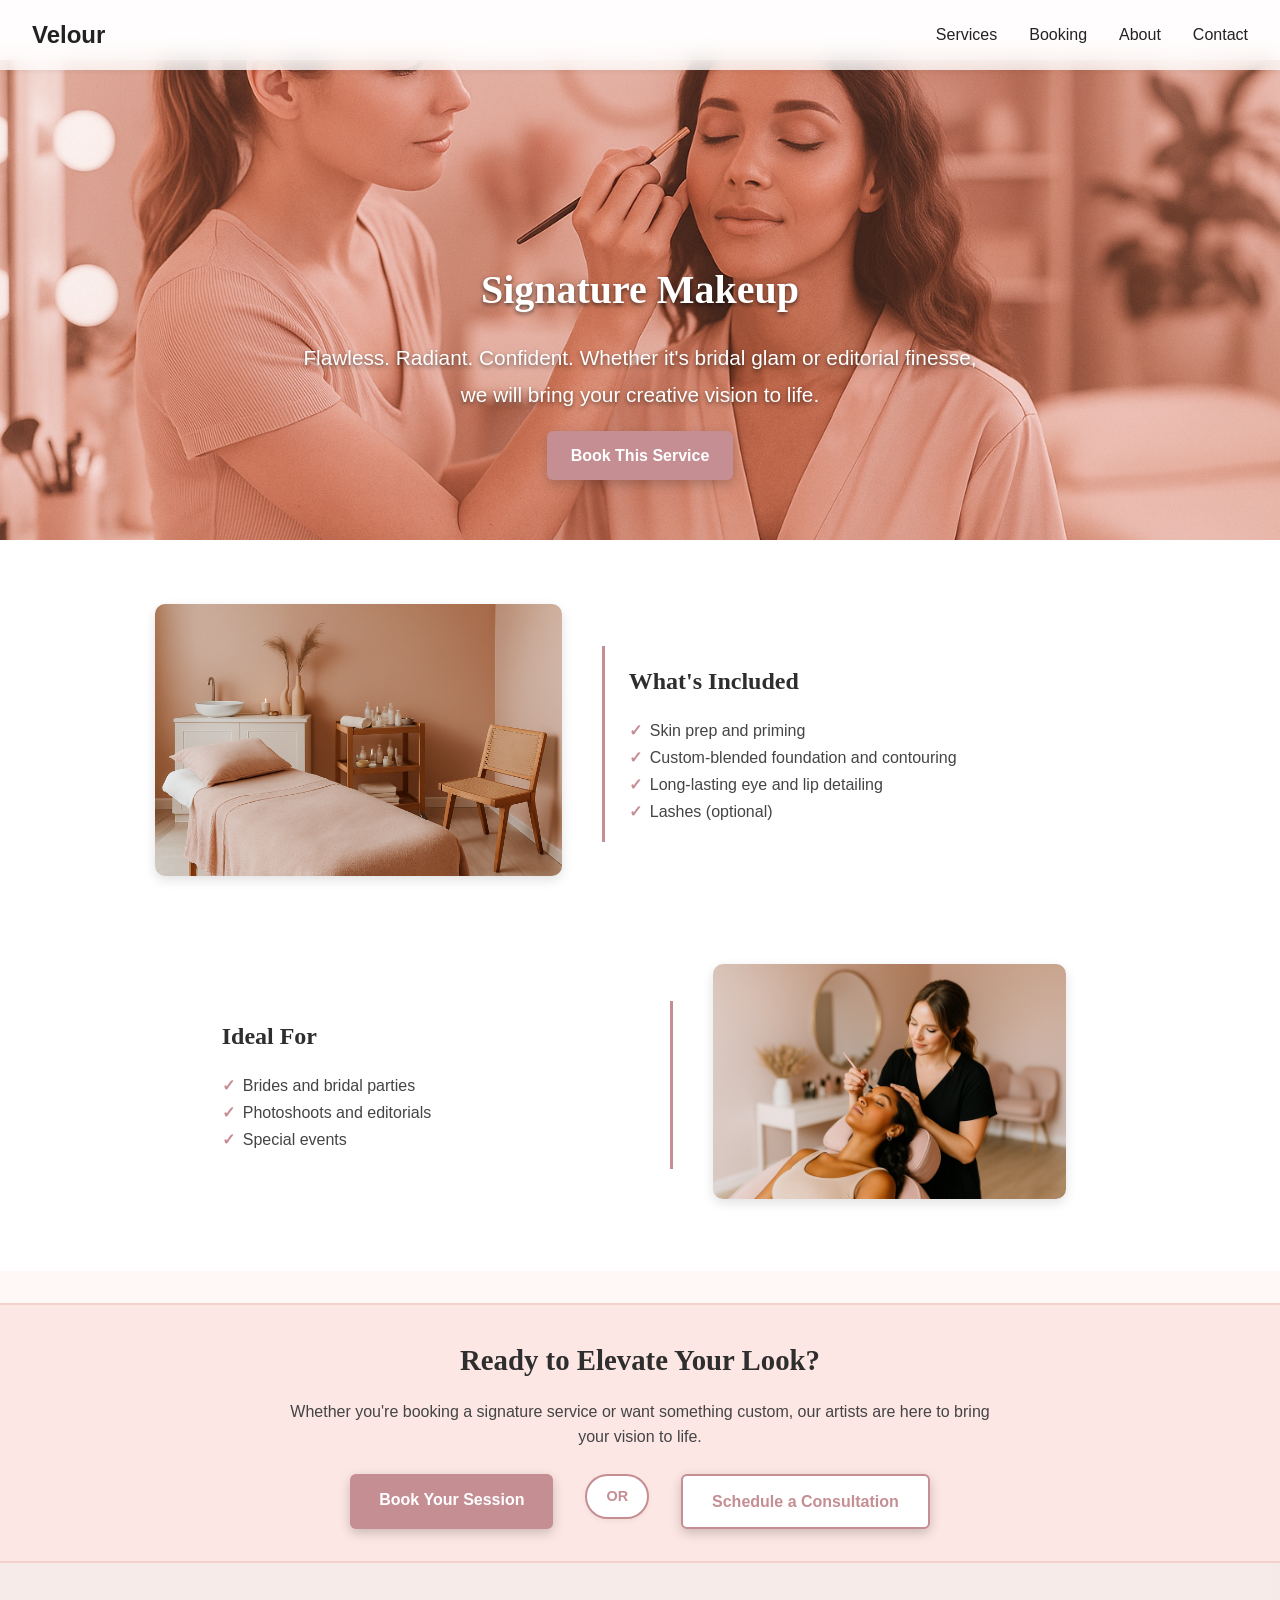
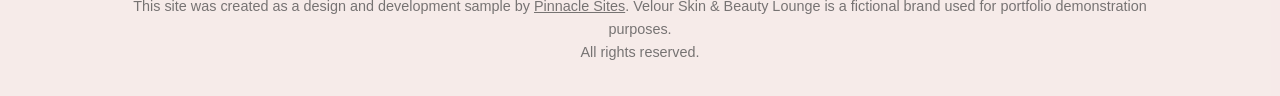
<file: signature-makeup.html>
<!DOCTYPE html>
<html lang="en">
<head>
  <meta charset="UTF-8" />
  <meta name="viewport" content="width=device-width, initial-scale=1.0" />
  <title>Signature Makeup | Velour</title>
  <link rel="stylesheet" href="/style.css" />
  <link rel="stylesheet" href="/signature-makeup.css" />
</head>
<body>

  <div id="loading-curtain">
  <div class="logo-wrapper">
    <div class="line"></div>
    <div class="logo-text">VELOUR</div>
    <div class="line"></div>
  </div>
</div>

  <header class="navbar">
    <div class="container">
      <a href="/index.html" class="logo">Velour</a>
      <nav class="nav-links">
        <a href="/index.html#services">Services</a>
        <a href="/index.html#booking">Booking</a>
        <a href="/index.html#about">About</a>
        <a href="/index.html#contact">Contact</a>
      </nav>
    </div>
  </header>

  <section class="hero" style="padding: 200px 10% 60px; background-color: #fff8f6; text-align: center;">
    <h1 class="section-title">Signature Makeup</h1>
    <p style="max-width: 700px; margin: 1rem auto; font-size: 1.3rem;">
Flawless. Radiant. Confident. Whether it's bridal glam or editorial finesse, we will bring your creative vision to life.    </p>
    <a href="/index.html#booking" class="btn">Book This Service</a>
  </section>

<section id="makeup-details">
  <div class="service-info-stack">

    <!-- Block 1 -->
    <div class="service-info-block">
      <div class="service-info-image">
        <img src="images/skincare.png" alt="Signature Makeup Tools">
      </div>
      <div class="service-info-text">
        <h2>What's Included</h2>
        <ul>
          <li>Skin prep and priming</li>
          <li>Custom-blended foundation and contouring</li>
          <li>Long-lasting eye and lip detailing</li>
          <li>Lashes (optional)</li>
        </ul>
      </div>
    </div>

    <!-- Block 2 -->
    <div class="service-info-block">
      <div class="service-info-image">
        <img src="images/makeup.png" alt="Makeup Session">
      </div>
      <div class="service-info-text">
        <h2>Ideal For</h2>
        <ul>
          <li>Brides and bridal parties</li>
          <li>Photoshoots and editorials</li>
          <li>Special events</li>
        </ul>
      </div>
    </div>

  </div>
</section>
<section class="cta-bar">
  <div class="cta-content">
    <h2>Ready to Elevate Your Look?</h2>
    <p>
      Whether you're booking a signature service or want something custom, our artists are here to bring your vision to life.
    </p>
    <div class="cta-buttons">
      <a href="#booking" class="btn">Book Your Session</a>
      <span class="cta-or">OR</span>
      <a href="#booking" class="btn btn-outline">Schedule a Consultation</a>
    </div>
  </div>
</section>


  <footer style="text-align: center; padding: 2rem 10%; background-color: #f4e8e7;">
    <p style="font-size: 0.9rem; opacity: 0.8;">
      This site was created as a design and development sample by <a href="https://pinnaclesites.com" target="_blank" style="text-decoration: underline; color: inherit;">Pinnacle Sites</a>. Velour Skin & Beauty Lounge is a fictional brand used for portfolio demonstration purposes.<br>
      All rights reserved.
    </p>
  </footer>

<script>
  window.addEventListener("load", function () {
    const curtain = document.getElementById("loading-curtain");
    setTimeout(() => {
      curtain.style.opacity = "0";
      setTimeout(() => {
        curtain.style.display = "none";
      }, 600); // matches the transition
    }, 1200); // 1.2s delay before fade starts
  });
</script>

</body>
</html>
</file>
<file: style.css>
/* Base Reset */
* {
  margin: 0;
  padding: 0;
  box-sizing: border-box;
}

/* Global Styles */
body {
  font-family: 'Open Sans', sans-serif;
  color: #2e2e2e;
  background-color: #fff8f6;
  line-height: 1.6;
}

h1, h2, h3 {
  font-family: 'Playfair Display', serif;
}

/* Translucent Navbar */
.navbar {
  position: fixed;
  top: 0;
  left: 0;
  width: 100%;
  background: rgba(255, 255, 255, 0.75);
  backdrop-filter: blur(10px);
  display: flex;
  align-items: center;
  padding: 1rem 2rem;
  z-index: 1000;
  box-shadow: 0 2px 4px rgba(0, 0, 0, 0.05);
}

.navbar .container {
  display: flex;
  justify-content: space-between;
  align-items: center;
  width: 100%;
}

.logo {
  font-size: 1.5rem;
  font-weight: 700;
  color: #222;
  text-decoration: none;
}

.nav-links {
  display: flex;
  gap: 2rem;
}

.nav-links a {
  color: #222;
  text-decoration: none;
  font-weight: 500;
  transition: color 0.3s ease;
}

.nav-links a:hover {
  color: #9b59b6;
}

/* Hamburger (Mobile) */
.hamburger {
  display: none;
  font-size: 1.5rem;
  cursor: pointer;
  color: #222;
}

/* Hero Section */
/* HERO SLIDESHOW */
.hero {
  position: relative;
  padding: 290px 10% 80px;
  text-align: center;
  color: #fff;
  margin-top: 60px; /* offset fixed navbar */
  background-size: cover;
  background-position: center;
  background-repeat: no-repeat;
  transition: background-image 0s, opacity 0.6s ease-in-out;
  opacity: 1;
}

.hero.fade-out {
  opacity: 0;
}

.dots {
  position: absolute;
  bottom: 20px;
  left: 50%;
  transform: translateX(-50%);
  display: flex;
  gap: 8px;
}
.dot {
  width: 12px;
  height: 12px;
  border-radius: 50%;
  background: rgba(255, 255, 255, 0.5);
  cursor: pointer;
  transition: background 0.3s;
}
.dot.active {
  background: #fff;
}

.hero h2 {
  font-size: 3rem;
  margin-bottom: 10px;
}

.hero p {
  font-size: 1.25rem;
  margin-bottom: 30px;
}

.btn {
  background-color: #c58e93;
  color: #fff;
  padding: 12px 24px;
  text-decoration: none;
  border-radius: 5px;
  font-weight: bold;
}
.fade-overlay {
  position: absolute;
  top: 0;
  left: 0;
  width: 100%;
  height: 100%;
  background-color: #f8d8ce; /* soft pink */
  opacity: 0;
  transition: opacity 0.6s ease-in-out;
  pointer-events: none;
  z-index: 1;
}

.hero.fade-out .fade-overlay {
  opacity: 1;
}



/* “What We Do” Section */
#services {
  padding: 80px 10%;
  background-color: #fff8f6;
  text-align: center;
}

#services .section-title {
  font-family: 'Playfair Display', serif;
  font-size: 2.5rem;
  margin-bottom: 40px;
  color: #2e2e2e;
}

/* Card Container */
.service-cards {
  display: flex;
  gap: 24px;
  flex-wrap: wrap;
  justify-content: center;
}

/* Individual Card */
.service-card {
  position: relative;
  flex: 1 1 280px;
  max-width: 320px;
  height: 320px;
  background-size: cover;
  background-position: center;
  border-radius: 12px;
  overflow: hidden;
  cursor: pointer;
  transition: transform 0.3s ease;
}
.service-card:hover {
  transform: translateY(-6px) scale(1.03);
}

/* Overlay with Title + Hidden Detail */
.service-overlay {
  position: absolute;
  top: 0;
  left: 0;
  width: 100%;
  height: 100%;
  background: rgba(0,0,0,0.4);
  color: #fff;
  display: flex;
  flex-direction: column;
  justify-content: center;
  align-items: center;
  padding: 16px;
  text-align: center;
  transition: background 0.3s ease;
}
.service-overlay h3 {
  font-size: 1.5rem;
  margin-bottom: 12px;
}
.service-overlay .service-detail {
  max-height: 0;
  opacity: 0;
  transition: max-height 0.4s ease, opacity 0.4s ease;
  overflow: hidden;
}

/* On hover or focus reveal the detail */
.service-card:hover .service-overlay,
.service-card:focus .service-overlay {
  background: rgba(0,0,0,0.6);
}
.service-card:hover .service-overlay .service-detail,
.service-card:focus .service-overlay .service-detail {
  max-height: 100px;
  opacity: 1;
}

/* Responsive tweaks */
@media (max-width: 768px) {
  .service-cards {
    flex-direction: column;
    gap: 20px;
  }
}

/* Testimonials */
/* Testimonials Section */
#testimonials {
  padding: 80px 10%;
  background-color: #f4d2c8;
  text-align: center;
}

#testimonials .section-title {
  font-family: 'Playfair Display', serif;
  font-size: 2.5rem;
  margin-bottom: 40px;
  color: #2e2e2e;
}

/* Cards Container */
.testimonial-cards {
  display: flex;
  justify-content: center;
  gap: 24px;
  flex-wrap: wrap;
}

/* Individual Testimonial Card */
.testimonial-card {
  background-color: #fff;
  max-width: 300px;
  flex: 1 1 260px;
  padding: 24px 20px;
  border-radius: 12px;
  box-shadow: 0 4px 12px rgba(0,0,0,0.05);
  transition: transform 0.3s ease, box-shadow 0.3s ease;
}

.testimonial-card p {
  font-size: 1rem;
  color: #444;
  line-height: 1.6;
}

/* Hover Lift Effect */
.testimonial-card:hover {
  transform: translateY(-6px);
  box-shadow: 0 8px 20px rgba(0,0,0,0.1);
}

/* Mobile Compact */
@media (max-width: 768px) {
  .testimonial-cards {
    flex-direction: column;
    align-items: center;
    gap: 20px;
  }

  #testimonials .section-title {
    font-size: 2rem;
    margin-bottom: 24px;
  }

  .testimonial-card {
    max-width: 90%;
    padding: 20px;
  }
}

/* Footer */
footer {
  text-align: center;
  padding: 40px 10%;
  background-color: #f4e8e7;
}

/* Responsive Styles */
@media (max-width: 768px) {
  .nav-links {
    display: none;
    position: absolute;
    top: 100%;
    left: 0;
    flex-direction: column;
    background: rgba(255, 255, 255, 0.95);
    width: 100%;
    padding: 1rem 2rem;
    box-shadow: 0 2px 6px rgba(0, 0, 0, 0.1);
  }
  .nav-links.active {
    display: flex;
  }
  .hamburger {
    display: block;
  }
  .services, .testimonials {
    flex-direction: column;
    gap: 20px;
  }
  .hero {
    padding-top: 100px;
  }
}

/* Hero text glow animation */
@keyframes textGlow {
  0%, 100% {
    text-shadow: 0 0 5px rgba(200,159,163, 0.5), 0 0 10px rgba(200,159,163, 0.3);
  }
  50% {
    text-shadow: 0 0 15px rgba(200,159,163, 1), 0 0 25px rgba(200,159,163, 0.7);
  }
}

.hero .hero-content h2,
.hero .hero-content p {
  animation: textGlow 3s ease-in-out infinite;
}

@media (max-width: 768px) {
  /* Stack cards vertically and center them */
  .service-cards {
    flex-direction: column;
    align-items: center;
    gap: 16px;       /* a bit tighter than desktop */
  }

  /* Make each card narrower and shorter */
  .service-card {
    max-width: 280px;
    width: 100%;
    height: 260px;
  }

  /* Reduce padding in overlay for more compact text */
  .service-overlay {
    padding: 12px;
  }
  .service-overlay h3 {
    font-size: 1.3rem;
    margin-bottom: 8px;
  }
  .service-overlay .service-detail {
    font-size: 0.9rem;
  }
}


/* ===== Pricing Styles ===== */
/* ===== Pricing Section (Spa Packages) ===== */
#pricing {
  padding: 80px 10%;
  background: #fff;
  text-align: center;
}
#pricing .section-title {
  font-size: 2.5rem;
  margin-bottom: 40px;
  color: #2e2e2e;
}
.pricing-cards {
  display: flex;
  gap: 24px;
  flex-wrap: wrap;
  justify-content: center;
}
.pricing-card {
  background: #fdfdfd;
  flex: 1 1 260px;
  max-width: 300px;
  border-radius: 12px;
  padding: 24px;
  box-shadow: 0 4px 12px rgba(0,0,0,0.05);
  display: flex;
  flex-direction: column;
  gap: 16px;
}
.pricing-card.featured {
  border: 2px solid #c89fa3;
}
.pricing-card h3 {
  font-weight: 600;
  color: #2e2e2e;
}
.price-amount {
  font-size: 2rem;
  font-weight: 700;
  color: #c89fa3;
}
.pricing-card ul {
  list-style: none;
  padding: 0;
  text-align: left;
}
.pricing-card li::before {
  content: "✓";
  margin-right: 8px;
  color: #c89fa3;
}
.pricing-card .btn {
  margin-top: auto;
}
@media (max-width: 768px) {
  .pricing-cards {
    flex-direction: column;
    gap: 20px;
  }
  .pricing-card {
    max-width: 90%;
  }
}


/* ===== About Us Styles ===== */
#about-us {
  padding: 80px 10%;
  background: #fff8f6;
}
#about-us .about-content {
  display: flex;
  align-items: center;
  gap: 40px;
  flex-wrap: wrap;
  margin-top: 40px;
}
#about-us img {
  flex: 1 1 280px;
  max-width: 300px;
  border-radius: 12px;
  object-fit: cover;
}
#about-us .about-text {
  flex: 1 1 320px;
  text-align: left;
}
#about-us .btn.outline {
  background: transparent;
  border: 2px solid #c89fa3;
  color: #c89fa3;
}
@media (max-width: 768px) {
  #about-us .about-content {
    flex-direction: column;
    text-align: center;
  }
  #about-us .about-text {
    text-align: center;
  }
  .pricing-card {
    max-width: 90%;
  }
}

/* ===== Booking Form Styles ===== */
.booking-form {
  display: grid;
  gap: 20px;
  max-width: 360px;
  margin: 0 auto 80px;
  padding: 24px;
  background: #fff;
  border-radius: 12px;
  box-shadow: 0 4px 16px rgba(0,0,0,0.05);
}

.booking-form label {
  display: flex;
  flex-direction: column;
  font-size: 0.95rem;
  color: #2e2e2e;
}

.booking-form input[type="text"],
.booking-form input[type="email"],
.booking-form input[type="time"],
.booking-form .flatpickr-input {
  margin-top: 6px;
  padding: 12px;
  font-family: inherit;
  font-size: 1rem;
  border: 1px solid #ddd;
  border-radius: 6px;
  transition: border-color 0.3s, box-shadow 0.3s;
}

.booking-form input[type="text"]:focus,
.booking-form input[type="email"]:focus,
.booking-form input[type="time"]:focus,
.booking-form .flatpickr-input:focus {
  outline: none;
  border-color: #c89fa3;
  box-shadow: 0 0 0 3px rgba(200,159,163,0.2);
}

/* Style the submit button to match .btn but full width */
.booking-form button {
  width: 100%;
  padding: 14px;
  font-size: 1rem;
  font-weight: 600;
  background: #c89fa3;
  color: #fff;
  border: none;
  border-radius: 6px;
  cursor: pointer;
  transition: background 0.3s ease;
}

.booking-form button:hover {
  background: #b17c88;
}

.about-section {
  position: relative;
  background-color: #f4d2c8;
  padding: 5rem 1.5rem;
  text-align: center;
  overflow: hidden;
}

.about-section .container {
  position: relative;
  max-width: 1000px;
  margin: 0 auto;
  z-index: 2;
  position: relative;
  z-index: 2;
}

.about-section .section-title {
  font-size: 2.25rem;
  font-weight: 700;
  color: #2e2e2e;
  font-family: 'Playfair Display', serif;
}

.about-section .divider {
  width: 60px;
  height: 3px;
  background-color: #c89fa3;
  margin: 1rem auto 2rem auto;
  border-radius: 2px;
}

.about-section .fade-paragraphs {
  opacity: 0;
  transform: translateY(20px);
  transition: opacity 1s ease, transform 1s ease;
}

.about-section .fade-paragraphs.visible {
  opacity: 1;
  transform: translateY(0);
}

.about-section .fade-paragraphs p {
  font-size: 1.1rem;
  color: #2e2e2e;
  line-height: 1.8;
  margin-bottom: 1.5rem;
}

.floral-overlay {
  position: absolute;
  top: 0;
  left: 0;
  width: 100%;
  height: 100%;
  background-image: url('images/floralbg.png'); /* use your correct file path */
  background-size: cover;
  background-position: center;
  background-repeat: no-repeat;
  opacity: 0.05;
  z-index: 1;
  pointer-events: none;
}

.about-cards {
  display: grid;
  grid-template-columns: repeat(auto-fit, minmax(220px, 1fr));
  gap: 1.5rem;
  margin-top: 3rem;
}

.about-card {
  position: relative;
  background-color: white;
  padding: 2rem 1.5rem;
  border-radius: 1rem;
  box-shadow: 0 10px 20px rgba(0, 0, 0, 0.05);
  overflow: hidden;
  transition: transform 0.3s ease;
  cursor: pointer;
  min-height: 200px;
}

.about-card h3 {
  font-size: 1.2rem;
  font-weight: 600;
  margin-bottom: 0.75rem;
  color: #b8655f;
}

.about-card .card-front,
.about-card .card-back {
  position: absolute;
  top: 2rem;
  left: 1.5rem;
  right: 1.5rem;
  text-align: center;
  transition: opacity 0.3s ease;
}

.about-card .card-front {
  opacity: 1;
  z-index: 1;
}

.about-card .card-back {
  opacity: 0;
  z-index: 2;
}

.about-card:hover .card-front,
.about-card:focus-within .card-front {
  opacity: 0;
}

.about-card:hover .card-back,
.about-card:focus-within .card-back {
  opacity: 1;
}

.about-grid {
  display: flex;
  flex-wrap: wrap;
  justify-content: center;
  gap: 1.5rem;
  margin-top: 2rem;
}

.about-card {
  position: relative;
  width: 280px;
  height: 220px;
  background-color: white;
  justify-content: center;
  border-radius: 1rem;
  padding: 2.5rem 1.5rem; /* Increased vertical & horizontal padding */
  box-shadow: 0 4px 10px rgba(0, 0, 0, 0.08);
  overflow: hidden;
  transition: background-color 0.3s ease, transform 0.3s ease, box-shadow 0.3s ease;
  cursor: default;
  display: flex;
  flex-wrap: wrap;
  justify-content: center;
  align-items: flex-start;
  gap: 24px;
  margin: 0 auto;
  max-width: 1200px;
  width: 100%;
  padding: 30px 1rem;
}


.about-card .card-front,
.about-card .card-back {
  position: absolute;
  inset: 0;
  padding: 1.1rem;
  display: flex;
  flex-direction: column;
  align-items: center;
  justify-content: center;
  transition: opacity 0.3s ease;
  text-align: center;
}

.about-card .card-front {
  opacity: 1;
  z-index: 2;
}

.about-card .card-back {
  opacity: 0;
  z-index: 1;
}

.about-card:hover .card-front {
  opacity: 0;
}

.about-card:hover .card-back {
  opacity: 1;
}

.about-card h3 {
  font-size: 1.2rem;
  font-weight: 600;
  color: #b8655f;
  margin-bottom: 0.5rem;
}

.about-card p {
  font-size: 1rem;
  color: #333;
}


.about-card:hover {
  background-color: #fff3f0;
  transform: translateY(-6px);
  box-shadow: 0 12px 20px rgba(0, 0, 0, 0.08);
}

.about-card:active {
  transform: scale(0.98);

}
#booking h1,
#booking .section-title {
  text-align: center;
  margin-top: 3rem;
  margin-bottom: 2rem;
}

@media (max-width: 768px) {
  .about-cards {
    flex-direction: column;
    align-items: center; /* ✅ Center cards vertically on mobile */
  }

  .about-card {
    width: 90%;
  }
}

.service-link {
  display: block;
  text-decoration: none;
  color: inherit;
}

#loading-curtain {
  position: fixed;
  top: 0;
  left: 0;
  width: 100vw;
  height: 100vh;
  background-color: #fff1f2; /* Soft blush pink */
  display: flex;
  justify-content: center;
  align-items: center;
  z-index: 9999;
  transition: opacity 0.6s ease;
}

.logo-wrapper {
  text-align: center;
  color: #2e2e2e;
  font-family: 'Playfair Display', serif;
  font-weight: bold;
  letter-spacing: 0.3rem;
}

.logo-text {
  font-size: 2rem;
  margin: 20px 0;
}

.line {
  width: 300px;
  height: 2px;
  background-color: #2e2e2e;
  margin: 0 auto;
  opacity: 0;
  animation: fadeInUp 1s ease-in-out forwards;
  animation-delay: 0.3s;
}


@keyframes fadeInUp {
  from {
    opacity: 0;
    transform: translateY(10px);
  }
  to {
    opacity: 1;
    transform: translateY(0);
  }
}

.logo-text {
  font-size: 2rem;
  margin: 20px 0;
  animation: fadeInUp 1s ease-in-out;
}
</file>
<file: signature-makeup.css>
/* Base Reset */
* {
  margin: 0;
  padding: 0;
  box-sizing: border-box;
}

body {
  font-family: 'Open Sans', sans-serif;
  background-color: #fff8f6;
  color: #2e2e2e;
  line-height: 1.6;
}

/* Signature Makeup Hero Section */
.hero {
  background: url('images/sigmakeup1.png') center/cover no-repeat;
  color: #fff;
  text-align: center;
  padding: 200px 10% 60px;
}

.hero .section-title {
  font-family: 'Playfair Display', serif;
  font-size: 2.5rem;
  font-weight: 700;
  text-shadow: 0 2px 4px rgba(0, 0, 0, 0.6);
  margin-bottom: 1rem;
  transform: translateY(-2px);
}

.hero p {
  font-size: 1.25rem;
  max-width: 700px;
  margin: 1rem auto 2rem;
  line-height: 1.8;
  font-weight: 500;
  text-shadow: 0 2px 4px rgba(0, 0, 0, 0.5);
  transform: translateY(-1px);
}

.btn {
  background-color: #c58e93;
  color: #fff;
  padding: 12px 24px;
  border-radius: 6px;
  text-decoration: none;
  font-weight: 600;
  transition: background 0.3s ease, box-shadow 0.3s ease;
  display: inline-block;
  border: none;
  cursor: pointer;
  box-shadow: 0 4px 12px rgba(0, 0, 0, 0.2);
}

.btn:hover {
  background-color: #b17c88;
  box-shadow: 0 6px 16px rgba(0, 0, 0, 0.3);
}

/* Makeup Details Section */
#makeup-details {
  padding: 3rem 8%;
  background-color: #fff;
  display: flex;
  flex-direction: column;
  align-items: center;
  gap: 2rem;
}

.service-info-stack {
  display: flex;
  flex-direction: column;
  gap: 3rem;
  width: 100%;
  max-width: 1200px;
}

.service-info-block {
  display: flex;
  align-items: center;
  justify-content: space-between;
  gap: 1.5rem;
  flex-wrap: nowrap;
  max-width: 1100px; /* slightly larger than before */
  margin: 0 auto;
}


.service-info-block:nth-child(even) {
  flex-direction: row-reverse;
}

.service-info-text {
  flex: 1.2; /* was 1 — gives text more space */
  padding: 1rem 1.5rem;
  border-left: 3px solid #c58e93;
}

.service-info-block:nth-child(even) .service-info-text {
  border-left: none;
  border-right: 3px solid #c58e93;
}

.service-info-text h2 {
  font-family: 'Playfair Display', serif;
  font-size: 1.5rem;
  margin-bottom: 1rem;
  color: #2e2e2e;
}

.service-info-text ul {
  list-style: none;
  padding: 0;
  color: #444;
  line-height: 1.7;
}

.service-info-text li::before {
  content: "✓";
  color: #c58e93;
  margin-right: 8px;
  font-weight: bold;
}

.service-info-image {
  flex: 1;
  max-width: 600px; /* was 400px */
  padding: 1rem;
}

.service-info-image img {
  width: 100%;
  height: auto;
  border-radius: 10px;
  box-shadow: 0 4px 12px rgba(0, 0, 0, 0.12);
}

/* Custom Consultation Section */
section:last-of-type {
  padding: 2rem 10%;
  text-align: center;
}

section:last-of-type h2 {
  font-size: 1.8rem;
  margin-bottom: 1rem;
}

section:last-of-type p {
  margin-bottom: 1.5rem;
  color: #444;
  font-size: 1rem;
}

footer {
  text-align: center;
  padding: 2rem 10%;
  background-color: #f4e8e7;
  font-size: 0.9rem;
  opacity: 0.8;
}

footer a {
  text-decoration: underline;
  color: inherit;
}

.cta-bar {
  background-color: #fce7e4;
  padding: 3rem 10%;
  text-align: center;
  border-top: 2px solid #f3d1cb;
  border-bottom: 2px solid #f3d1cb;
  margin-top: 2rem;
}

.cta-content h2 {
  font-family: 'Playfair Display', serif;
  font-size: 2rem;
  margin-bottom: 1rem;
  color: #2e2e2e;
}

.cta-content p {
  font-size: 1.1rem;
  margin-bottom: 2rem;
  color: #555;
  max-width: 700px;
  margin-left: auto;
  margin-right: auto;
}

.cta-buttons {
  display: flex;
  justify-content: center;
  flex-wrap: wrap;
  gap: 1rem;
}

.cta-buttons .btn {
  font-size: 1rem;
  padding: 0.8rem 1.8rem;
}

/* Optional: Outline style for second button */
.btn-outline {
  background-color: white;
  color: #c58e93;
  border: 2px solid #c58e93;
  font-weight: 600;
  transition: background 0.3s ease, color 0.3s ease;
}

.btn-outline:hover {
  background-color: #c58e93;
  color: white;
}
/* Refined OR style */
.cta-or {
  font-weight: 600;
  color: #c58e93;
  background-color: white;
  padding: 0.5rem 1.2rem;
  border-radius: 999px;
  font-size: 0.9rem;
  border: 2px solid #c58e93;
  margin: 0 1rem;
  box-shadow: 0 2px 5px rgba(0, 0, 0, 0.05);

  display: flex;
  align-items: center;
  justify-content: center;
  height: 45px;
  min-width: 45px;
}
</file>
